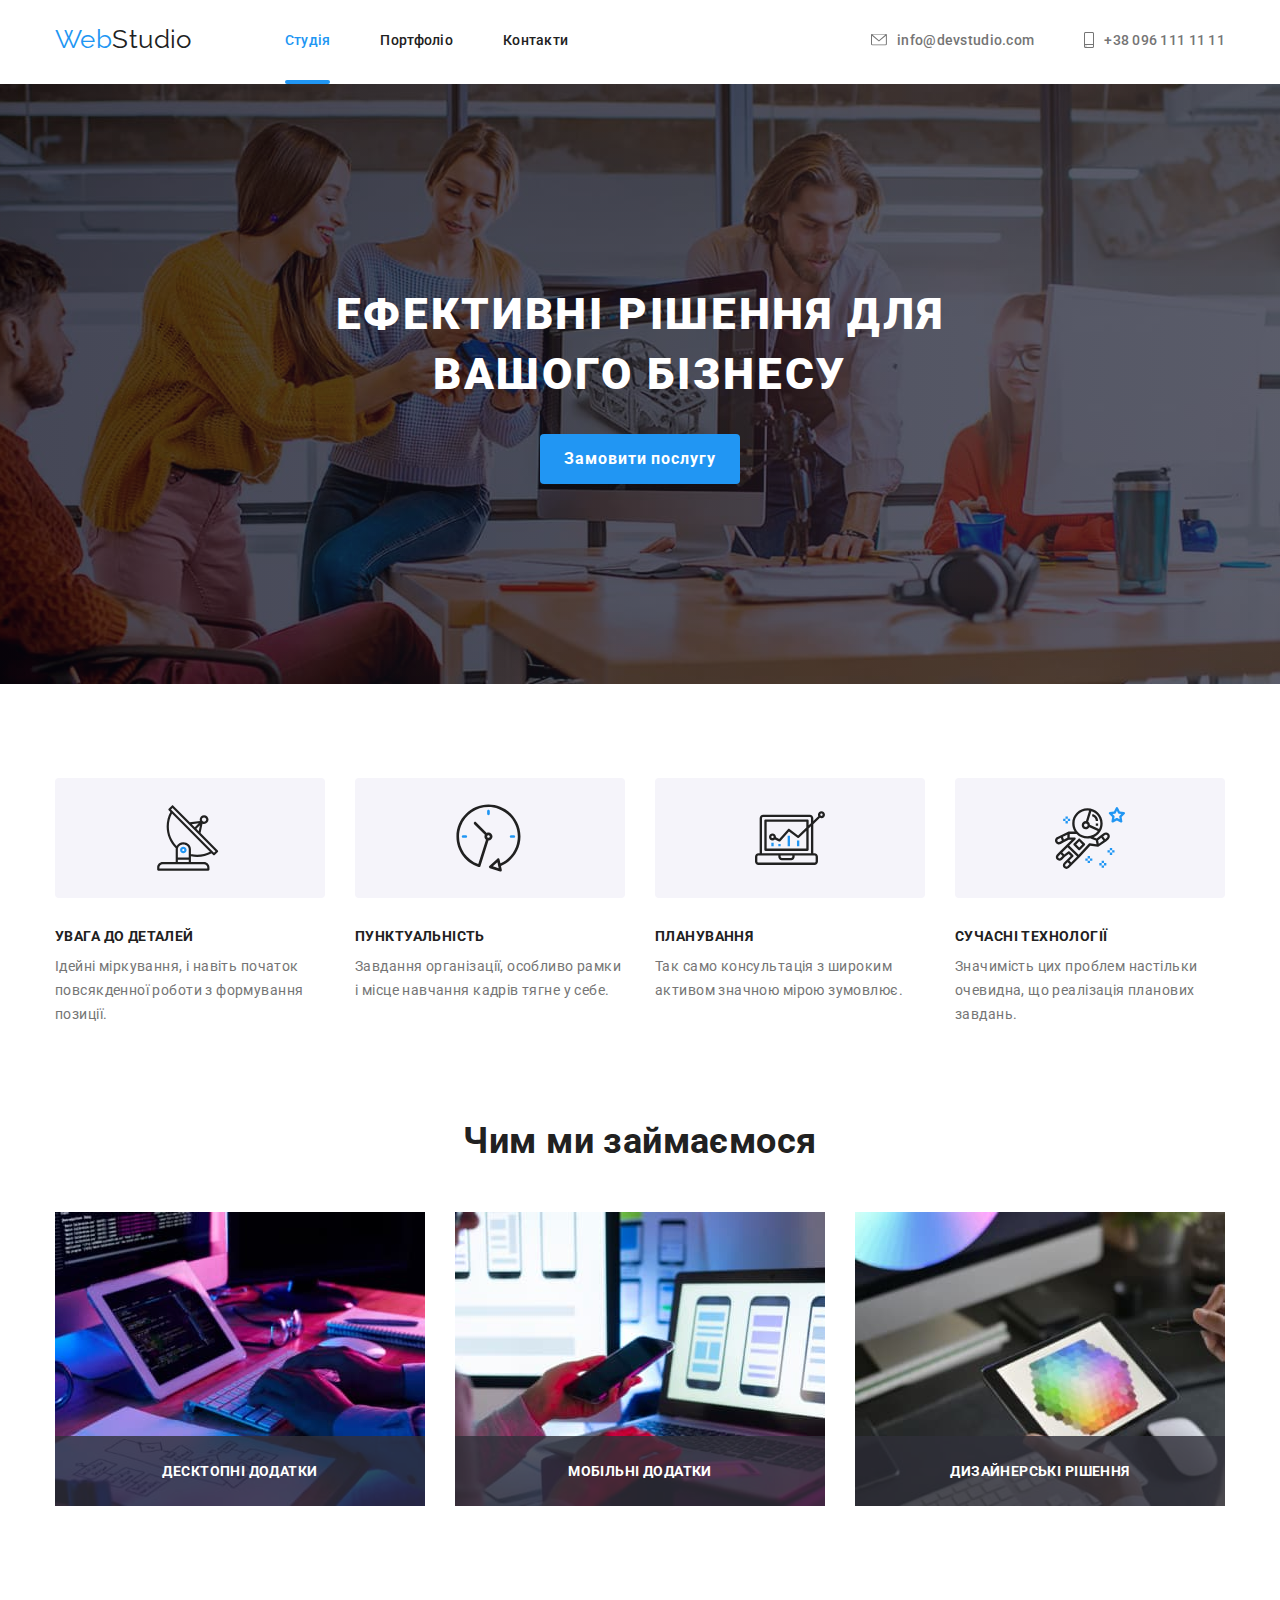
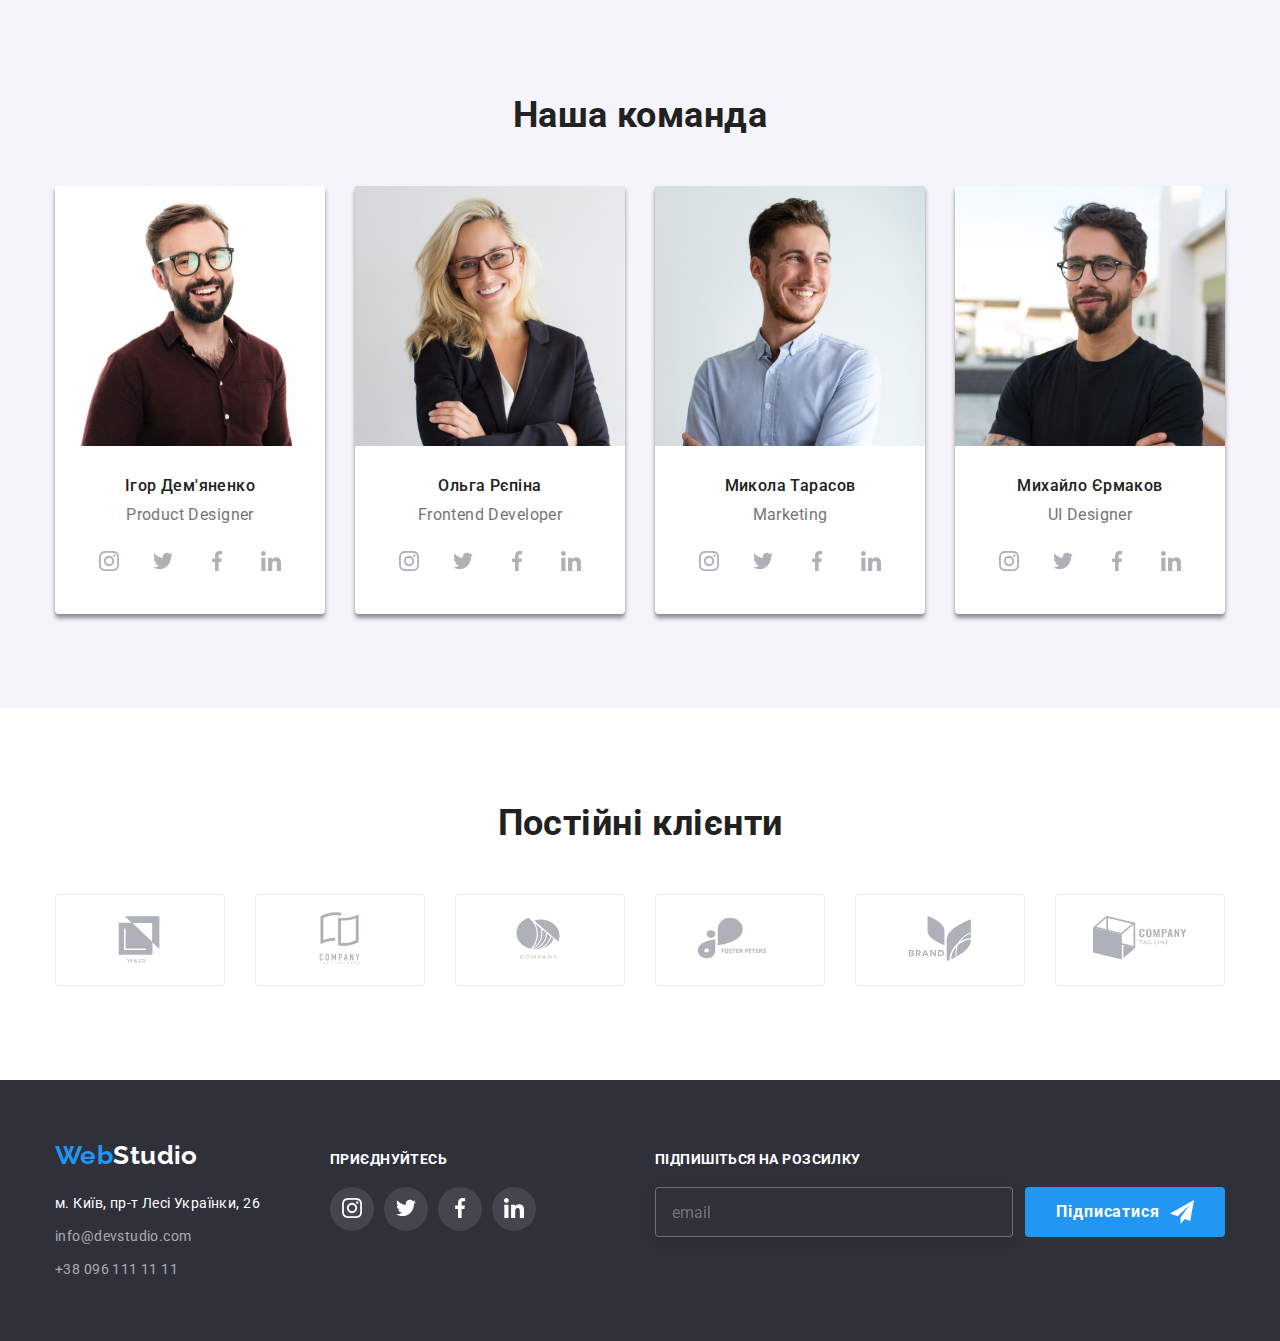
<file: index.html>
<!DOCTYPE html>
<html lang="uk">
<head>
    <meta charset="UTF-8">
    <meta http-equiv="X-UA-Compatible" content="IE=edge">
    <meta name="viewport" content="width=device-width, initial-scale=1.0">
    <title>webstudio</title>
      <link href="https://fonts.googleapis.com/css2?family=Raleway:wght@700&family=Roboto:wght@400;500;700;900&family=Timmana&display=swap" rel="stylesheet">
      <link rel="stylesheet" href="https://cdnjs.cloudflare.com/ajax/libs/modern-normalize/1.1.0/modern-normalize.css" integrity="sha512-Y0MM+V6ymRKN2zStTqzQ227DWhhp4Mzdo6gnlRnuaNCbc+YN/ZH0sBCLTM4M0oSy9c9VKiCvd4Jk44aCLrNS5Q==" crossorigin="anonymous" referrerpolicy="no-referrer">
      <link rel="stylesheet" href="./css/reset.css">
      <link rel="stylesheet" href="./css/styles.css">
   
  <body class="body">

<!--navigation-->

    <header class="header"> 
      <div class="container">   
        <nav class="header-nav h-nav">
          <a href="./index.html" class="nav-web h-nav">Web<span class="nav-studio">Studio</span></a>    
            <ul class="nav-menu h-nav">
              <li class="h-nav__current"><a href="./index.html" class="menu-link current">Студія</a></li>
              <li><a href="./portfolio.html" class="menu-link">Портфоліо</a></li>
              <li><a href="#Контакти" class="menu-contacts ">Контакти</a></li>
            </ul>
            <ul class="nav-contacts h-nav">
              <li class="navigations"><a href="#info@devstudio.com" class="contacts-mail contacts">
                  <svg class="mail-icon">
                    <use href="./img/icons.svg#icon-envelope" class="icon-envelope contacts" width="16" height="12"></use>
                  </svg>
                info@devstudio.com</a></li>
              <li class="navigations"><a href="#tel:+380961111111" class="contacts-phone contacts">
                <svg class="phone-icon">
                  <use href="./img/icons.svg#icon-phone" 
                    class="icon-phone contacts" width="10" height="16">
                  </use>
                </svg>
                +38 096 111 11 11</a></li>
            </ul>
        </nav>
      </div>
    </header>

<!--launnch-->

    <section class="main-launnch background">
      <div class="container">
        <h1 class="slogan-launnch">Ефективні рішення для вашого бізнесу</h1>
        <button class="launnch-button" data-modal-open>Замовити послугу</button>
      </div>
    </section>

<!--modal-window-with-backdrop-->

    <div class="modal__backdrop is-hidden" data-modal>
      <div class="modal__window">
        <button class="modal__buttonclose" data-modal-close>
            <svg class="modal__close" width="30" height="30">
              <use href="./img/icons.svg#icon-close" 
                class="chart-icon">
              </use>
            </svg>
          <svg class="close__vectorsvg" width="11" height="11">
            <use href="./img/icons.svg#icon-vectorclose" 
              class="chart-icon">
            </use>
          </svg>
        </button> 

<!--modal-window-form-->

        <form action="placing-an-order" class="form">
          <div class="form__group">
            <p class="form__title">
              Залиште свої дані, ми вам передзвонимо
            </p>
            <label for="name" class="form__name">Ім'я</label>
              <fieldset class="form__box"> 
              <input type="text" name="username" id="name" required autofocus class="form__input">
                <svg class="form__svg" width="18" height="18">
                  <use href="./img/icons.svg#icon-personblack" 
                    class="form-icon">
                  </use>
                </svg> 
              </fieldset>
                <label for="tel" class="form__name">Телефон</label>
              <fieldset class="form__box">
                <svg class="form__svg" width="18" height="18">
                  <use href="./img/icons.svg#icon-phoneblack" 
                    class="form-icon">
                  </use>
                </svg> 
                <input type="tel" name="phone_number" id="tel" required
                minlength="10" maxlength="13" class="form__input">
              </fieldset>
                <label for="mailbox" class="form__name">Пошта</label>
              <fieldset class="form__box">
                <input type="email" name="email" id="mailbox" required class="form__input">
                <svg class="form__svg" width="18" height="18">
                  <use href="./img/icons.svg#icon-emailblack" 
                    class="form-icon">
                  </use>
                </svg> 
              </fieldset>
            <label for="coment" class="form__name">Коментар</label>
              <div class="form__coment"> 
                <textarea name="feedback" rows="7" id="coment"
                placeholder="Введіть текст" class="form__text"></textarea>
              </div>
          <div class="form__checked">
            <label for="chec" class="form__paragraf">
              <input type="checkbox" checked required  class="form__chec" id="chec">
              <span class="form__icon"></span>
              <svg class="form__checsvg" width="16" height="15">
                <use href="./img/icons.svg#icon-check" 
                  class="">
                </use>
              </svg>
              Погоджуюся з розсилкою та приймаю
                  <a href="contract" class="form__contract">
                    Умови договору
                  </a>
            </label> 
            </div>
            <button type="submit" class="form__buttonsend">Відправити</button>
          </div>
        </form>
      </div>
    </div>

<!--our advantages-->

    <section class="section">
      <div class="container">
        <h2 class="invisible">Section</h2>
        <ul class= "text-item">
          <li class="item">
            <div class="item-svg">
              <svg class="svg-antena svg">
                <use href="./img/icons.svg#icon-antena" 
                  class="antena-icon" width="65.32" height="70">
                </use>
              </svg> 
            </div>  
              <h3 class="advantages-title">УВАГА ДО ДЕТАЛЕЙ</h3>
              <p class="advantages-parag">Ідейні міркування, і навіть початок повсякденної
                роботи з формування позиції.
              </p>
          </li>
          <li class="item">
            <div class="item-svg">
              <svg class="svg-watch svg">
                <use href="./img/icons.svg#icon-watch" 
                  class="watch-icon" width="66.96" height="70">
                </use>
              </svg> 
            </div>  
            <h3 class="advantages-title">ПУНКТУАЛЬНІСТЬ</h3>
          <p class="advantages-parag">Завдання організації, особливо рамки і місце навчання кадрів тягне у себе.</p></li>
          <li class="item">
            <div class="item-svg">
              <svg class="svg-chart svg">
                <use href="./img/icons.svg#icon-chart" 
                  class="chart-icon" width="70" height="70">
                </use>
              </svg> 
            </div>  
            <h3 class="advantages-title">ПЛАНУВАННЯ</h3>
          <p class="advantages-parag">Так само консультація з широким активом значною мірою зумовлює.</p></li>
          <li class="item">
            <div class="item-svg">
              <svg class="svg-astro svg">
                <use href="./img/icons.svg#icon-astro" 
                  class="astro-icon" width="70" height="70">
                </use>
              </svg> 
            </div>  
            <h3 class="advantages-title">СУЧАСНІ ТЕХНОЛОГІЇ</h3>
          <p class="advantages-parag">Значимість цих проблем настільки очевидна, що реалізація планових завдань.</p></li>
        </ul>
      </div>
    </section>

<!--what we do-->

    <section class="we-do">
            <div class="container">
              <h2 class="what-title">Чим ми займаємося</h2>
                <ul class="what-we">
                  <li class="what-we-item">
                    <div class="what-we-wrapper">
                      <img src="./img/img1/img1.jpg" alt="illustration of the work 1" width="370" height="294">
                      <div class="what-we__overlay">
                        <p class="what-we__mark">Десктопні додатки</p>
                      </div>
                    </div>
                  </li>
                  <li class="what-we-item">
                    <div class="what-we-wrapper">  
                      <img src="./img/img1/img2.jpg" alt="illustration of the work 2" width="370" height="294">
                      <div class="what-we__overlay">
                        <p class="what-we__mark">Мобільні додатки</p>
                      </div>
                    </div>
                  </li>
                  <li class="what-we-item">
                    <div class="what-we-wrapper">  
                      <img src="./img/img1/img3.jpg" alt="illustration of the work 3" width="370" height="294">
                      <div class="what-we__overlay">
                        <p class="what-we__mark">Дизайнерські рішення</p>
                      </div>
                    </div>
                  </li>
                </ul>
            </div>
    </section>

<!--our-team-->

    <section class="team section">
        <div class="container">
          <h2 class="our-team">Наша команда</h2>
            
          <ul class="grid">
            <li class="team-part"><img src="./img/img1/img4.jpg" alt="Product Designer" width="270" height="260">
                <div class="team-wrapper">
                  <h3 class="team-name">Ігор Дем'яненко</h3>
                  <p class="team-position">Product Designer</p>

<!--link-->  
                
                  <ul class="list-team">
                    <li class="list-team__item">
                      <a href="insta" class="list-team__link">
                        <svg class="list-team__icon" width="20" height="20">
                          <use href="./img/icons.svg#icon-insta" 
                            class="list-team__svg">
                          </use>
                        </svg> 
                      </a>
                    </li>
                    <li class="list-team__item">
                      <a href="twitter" class="list-team__link">
                        <svg class="list-team__icon" width="20" height="20">
                          <use href="./img/icons.svg#icon-twitter" 
                            class="list-team__svg">
                          </use>
                        </svg> 
                      </a>
                    </li>
                    <li class="list-team__item">
                      <a href="facebook" class="list-team__link">
                        <svg class="list-team__icon" width="20" height="20">
                          <use href="./img/icons.svg#icon-facebook" 
                            class="list-team__svg">
                          </use>
                        </svg> 
                      </a>
                    </li>
                    <li class="list-team__item">
                      <a href="others" class="list-team__link">
                        <svg class="list-team__icon" width="20" height="20">
                          <use href="./img/icons.svg#icon-others" 
                            class="list-team__svg">
                          </use>
                        </svg> 
                      </a>
                    </li>
                  </ul>
                </div>
              </li>

              <li class="team-part"><img src="./img/img1/img5.jpg" alt="Frontend Developer" width="270" height="260">
                <div class="team-wrapper">
                  <h3 class="team-name">Ольга Рєпіна</h3>
                  <p class="team-position">Frontend Developer</p>
            
<!--link--> 

                  <ul class="list-team">
                    <li class="list-team__item">
                      <a href="insta" class="list-team__link">
                        <svg class="list-team__icon" width="20" height="20">
                          <use href="./img/icons.svg#icon-insta" 
                            class="list-team__svg">
                          </use>
                        </svg> 
                      </a>
                    </li>
                    <li class="list-team__item">
                      <a href="twitter" class="list-team__link">
                        <svg class="list-team__icon" width="20" height="20">
                          <use href="./img/icons.svg#icon-twitter" 
                            class="list-team__svg">
                          </use>
                        </svg> 
                      </a>
                    </li>
                    <li class="list-team__item">
                      <a href="facebook" class="list-team__link">
                        <svg class="list-team__icon" width="20" height="20">
                          <use href="./img/icons.svg#icon-facebook" 
                            class="list-team__svg">
                          </use>
                        </svg> 
                      </a>
                    </li>
                    <li class="list-team__item">
                      <a href="others" class="list-team__link">
                        <svg class="list-team__icon" width="20" height="20">
                          <use href="./img/icons.svg#icon-others" 
                            class="list-team__svg">
                          </use>
                        </svg> 
                      </a>
                    </li> 
                  </ul>
                </div>
              </li>

              <li class="team-part"><img src="./img/img1/img6.jpg" alt="Marketing" width="270" height="260">
                <div class="team-wrapper">
                  <h3 class="team-name">Микола Тарасов</h3>
                  <p class="team-position">Marketing</p>

<!--link-->  
              
                  <ul class="list-team">
                    <li class="list-team__item">
                      <a href="insta" class="list-team__link">
                        <svg class="list-team__icon" width="20" height="20">
                          <use href="./img/icons.svg#icon-insta" 
                            class="list-team__svg">
                          </use>
                        </svg> 
                      </a>
                    </li>
                    <li class="list-team__item">
                      <a href="twitter" class="list-team__link">
                        <svg class="list-team__icon" width="20" height="20">
                          <use href="./img/icons.svg#icon-twitter" 
                            class="list-team__svg">
                          </use>
                        </svg> 
                      </a>
                    </li>
                    <li class="list-team__item">
                      <a href="facebook" class="list-team__link">
                        <svg class="list-team__icon" width="20" height="20">
                          <use href="./img/icons.svg#icon-facebook" 
                            class="list-team__svg">
                          </use>
                        </svg> 
                      </a>
                    </li>
                    <li class="list-team__item">
                      <a href="others" class="list-team__link">
                        <svg class="list-team__icon" width="20" height="20">
                          <use href="./img/icons.svg#icon-others" 
                            class="list-team__svg">
                          </use>
                        </svg> 
                      </a>
                    </li>
                  </ul>
                </div>
              </li>

              <li class="team-part"><img src="./img/img1/img7.jpg" alt="UI Designer" width="270" height="260">
                <div class="team-wrapper">
                  <h3 class="team-name">Михайло Єрмаков</h3>
                  <p class="team-position">UI Designer</p>

<!--link-->  
              
                  <ul class="list-team">
                    <li class="list-team__item">
                      <a href="insta" class="list-team__link">
                        <svg class="list-team__icon" width="20" height="20">
                          <use href="./img/icons.svg#icon-insta" 
                            class="list-team__svg">
                          </use>
                        </svg> 
                      </a>
                    </li>
                    <li class="list-team__item">
                      <a href="twitter" class="list-team__link">
                        <svg class="list-team__icon" width="20" height="20">
                          <use href="./img/icons.svg#icon-twitter" 
                            class="list-team__svg">
                          </use>
                        </svg> 
                      </a>
                    </li>
                    <li class="list-team__item">
                      <a href="facebook" class="list-team__link">
                        <svg class="list-team__icon" width="20" height="20">
                          <use href="./img/icons.svg#icon-facebook" 
                            class="list-team__svg">
                          </use>
                        </svg> 
                      </a>
                    </li>
                    <li class="list-team__item">
                      <a href="others" class="list-team__link">
                        <svg class="list-team__icon" width="20" height="20">
                          <use href="./img/icons.svg#icon-others" 
                            class="list-team__svg">
                          </use>
                        </svg> 
                      </a>
                    </li>
                  </ul>
                </div>
              </li>
          </ul>
        </div>
    </section>

 <!--regular-customers-->

        <section class="section">
          <div class="container">
            <h2 class="our-customers">Постійні клієнти</h2>
      
<!--link-->  
            
          <ul class="list-cust">
            <li class="list-cust__item">
              <a href="insta" class="list-cust__link">
                <svg class="list-cust__icon" width="106" height="60">
                  <use href="./img/icons.svg#icon-logo-one" 
                    class="list-cust__svg">
                  </use>
                </svg> 
              </a>
            </li>
            <li class="list-cust__item">
              <a href="twitter" class="list-cust__link">
                <svg class="list-cust__icon" width="106" height="60">
                  <use href="./img/icons.svg#icon-logo-two" 
                    class="list-cust__svg">
                  </use>
                </svg> 
              </a>
            </li>
            <li class="list-cust__item">
              <a href="facebook" class="list-cust__link">
                <svg class="list-cust__icon" width="106" height="60">
                  <use href="./img/icons.svg#icon-logo-three" 
                    class="list-cust__svg">
                  </use>
                </svg> 
              </a>
            </li>
            <li class="list-cust__item">
              <a href="others" class="list-cust__link">
                <svg class="list-cust__icon" width="106" height="60">
                  <use href="./img/icons.svg#icon-logo-four" 
                    class="list-cust__svg">
                  </use>
                </svg> 
              </a>
            </li>
            <li class="list-cust__item">
              <a href="facebook" class="list-cust__link">
                <svg class="list-cust__icon" width="106" height="60">
                  <use href="./img/icons.svg#icon-logo-five" 
                    class="list-cust__svg">
                  </use>
                </svg> 
              </a>
            </li>
            <li class="list-cust__item">
              <a href="others" class="list-cust__link">
                <svg class="list-cust__icon" width="106" height="60">
                  <use href="./img/icons.svg#icon-logo-six" 
                    class="list-cust__svg">
                  </use>
                </svg> 
              </a>
            </li>
          </ul> 
      </div>
    </section>

<!--page footer-->
    
<footer class="page-footer">
  <div class="container footer-in">
    <div>
    <a class="footer-web">Web<span class="footer-stud">Studio</span></a>
    <address class="footer-address">
            <ul class="footer-address-list">
              <li class="footer-adres"><a href="https://www.google.com/search?q=%D0%BC.+%D0%BA%D0%B8%D1%97%D0%B2+%D0%BF%D1%80-%D1%82+%D0%BB%D0%B5%D1%81%D1%96" class="address-location">м. Київ, пр-т Лесі Українки, 26</a></li>   
              <li class="footer-adres"><a href="#info@devstudio.com" class="address-mail">info@devstudio.com</a></li>
              <li class="footer-adres"><a href="+380961111111" class="address-phone">+38 096 111 11 11</a></li>
            </ul>
      </address>
    </div>
    
    <!--footer-join-link-->
    
    <div class="join">
      <p class="join-title">приєднуйтесь</p>
      <ul class="join-list">
        <li class="join-list__item">
          <a href="insta" class="join-list__link">
            <svg class="join-list__icon" width="20" height="20">
              <use href="./img/icons.svg#icon-insta" 
                class="join-list__svg">
              </use>
            </svg> 
          </a>
        </li>
        <li class="join-list__item">
          <a href="twitter" class="join-list__link">
            <svg class="join-list__icon" width="20" height="20">
              <use href="./img/icons.svg#icon-twitter" 
                class="join-list__svg">
              </use>
            </svg> 
          </a>
        </li>
        <li class="join-list__item">
          <a href="facebook" class="join-list__link">
            <svg class="join-list__icon" width="20" height="20">
              <use href="./img/icons.svg#icon-facebook" 
                class="join-list__svg">
              </use>
            </svg> 
          </a>
        </li>
        <li class="join-list__item">
          <a href="others" class="join-list__link">
            <svg class="join-list__icon" width="20" height="20">
              <use href="./img/icons.svg#icon-others" 
                class="join-list__svg">
              </use>
            </svg> 
          </a>
        </li>
      </ul>
    </div>

<!--footer-customer-form-->

    <form class="send">
      <div>
        <p class="send__title">Підпишіться на розсилку</p>
        <input type="email" name="email" required placeholder="email" class="send__input">
      </div>
      <button type="submit" class="send__button">
        Підписатися
        <svg class="send__svg" width="24" height="24">
          <use href="./img/icons.svg#icon-send" 
            class="send__icon">
          </use>
        </svg>    
      </button>    
    </form>
  </div>
</footer>
    <script src="./js/modal.js"></script>
  </body>
</html>
</file>
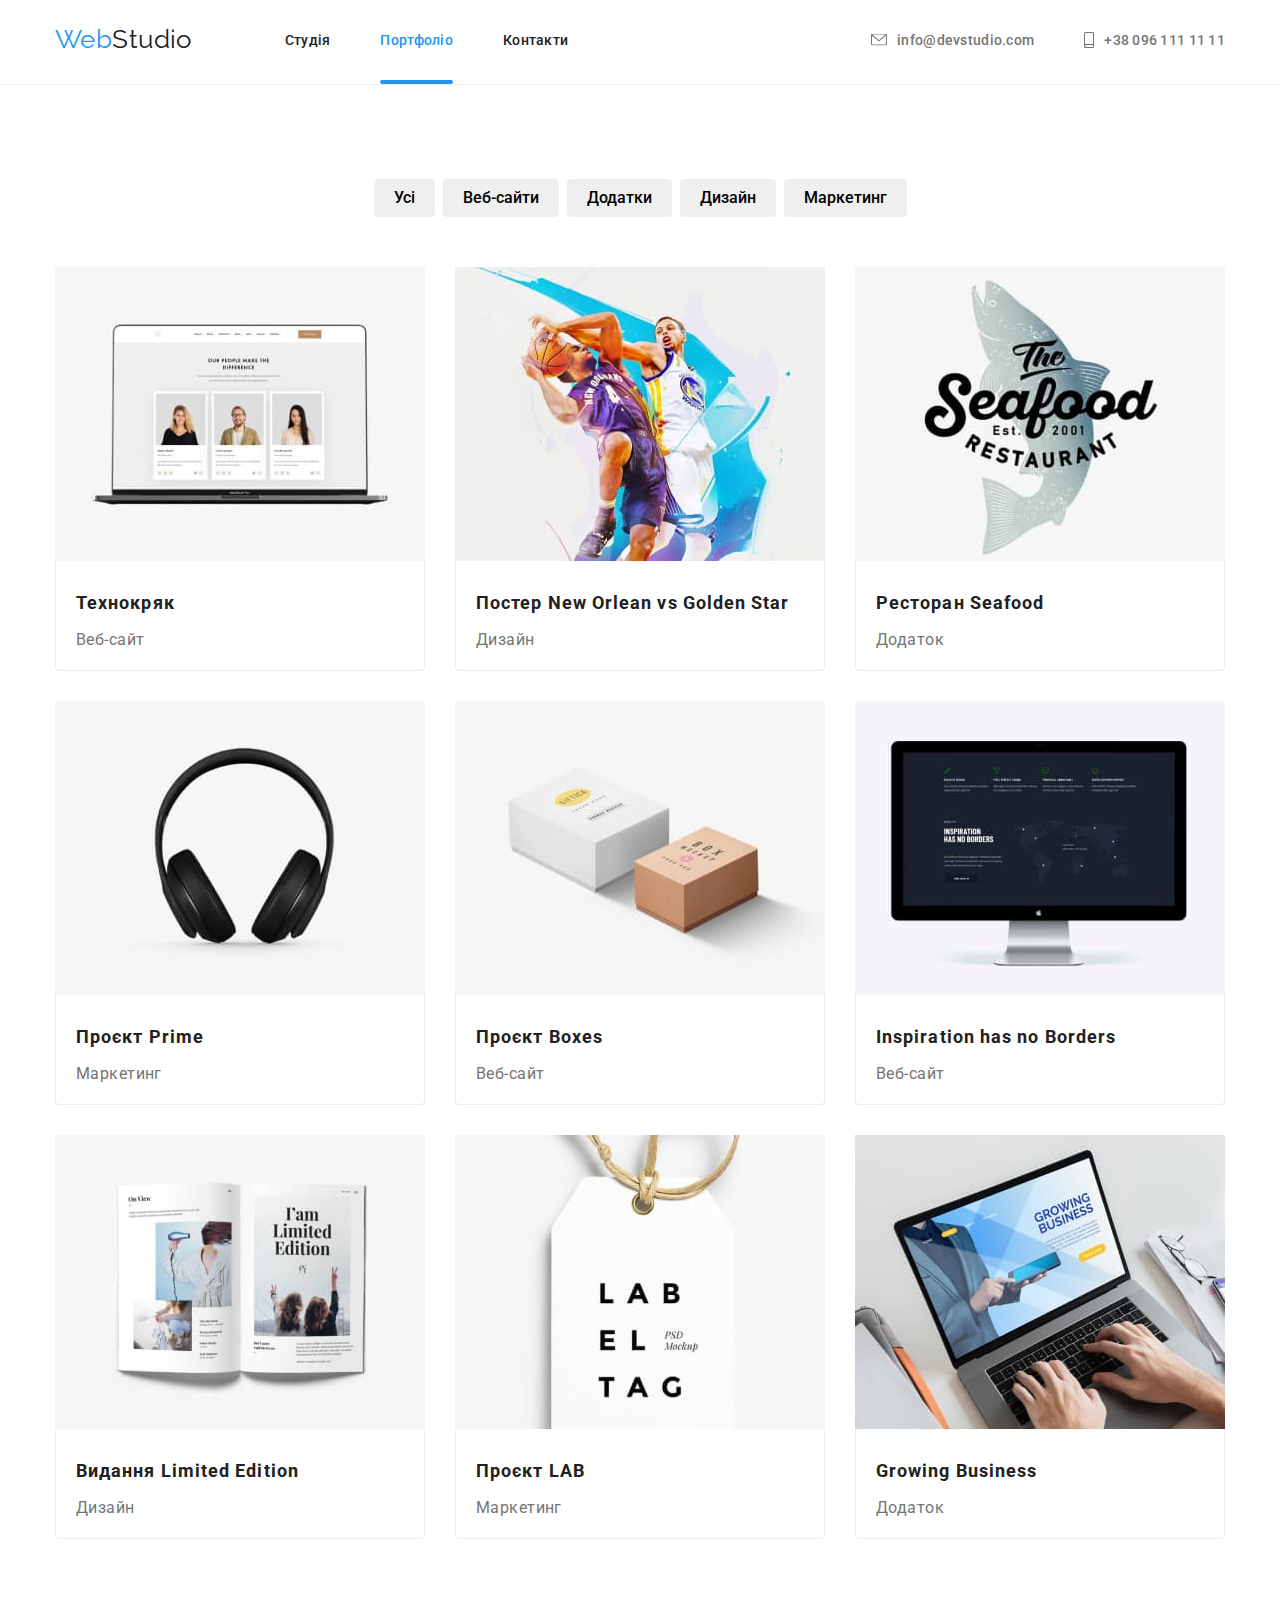
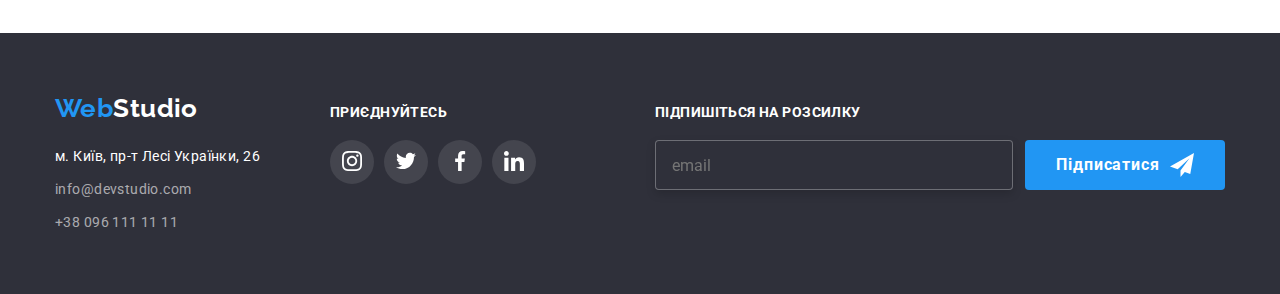
<file: portfolio.html>
<!DOCTYPE html>
<html lang="uk">
<head>
    <meta charset="UTF-8">
    <meta http-equiv="X-UA-Compatible" content="IE=edge">
    <meta name="viewport" content="width=device-width, initial-scale=1.0">
    <title>portfolio</title>
<link href="https://fonts.googleapis.com/css2?family=Raleway:wght@700&family=Roboto:wght@400;500;700;900&family=Timmana&display=swap" rel="stylesheet">
<link rel="stylesheet" href="https://cdnjs.cloudflare.com/ajax/libs/modern-normalize/1.1.0/modern-normalize.css" integrity="sha512-Y0MM+V6ymRKN2zStTqzQ227DWhhp4Mzdo6gnlRnuaNCbc+YN/ZH0sBCLTM4M0oSy9c9VKiCvd4Jk44aCLrNS5Q==" crossorigin="anonymous" referrerpolicy="no-referrer">
    <link rel="stylesheet" href="./css/reset.css">
    <link rel="stylesheet" href="./css/styles.css">
    <body class="body">

<!--navigation-->

<header class="hero-one line"> 
  <div class="container">   
    <nav class="header-nav h-nav">
        <a href="./index.html" class="nav-web h-nav">Web<span class="nav-studio">Studio</span></a>    
        <ul class="nav-menu h-nav">
          <li><a href="./index.html" class="menu-link">Студія</a></li>
          <li class="h-nav__current"><a href="./portfolio.html" class="menu-link current">Портфоліо</a></li>
          <li><a href="#Контакти" class="menu-contacts">Контакти</a></li>
        </ul>
        <ul class="nav-contacts h-nav">
          <li><a href="#info@devstudio.com" class="contacts-mail contacts">
              <svg class="mail-icon">
                <use href="./img/icons.svg#icon-envelope" class="icon-envelope" width="16" height="12"></use>
              </svg>
            info@devstudio.com</a></li>
          <li><a href="#tel:+380961111111" class="contacts-phone contacts">
            <svg class="phone-icon">
              <use href="./img/icons.svg#icon-phone" 
                class="icon-phone" width="10" height="16">
              </use>
            </svg>
            +38 096 111 11 11</a></li>
        </ul>
    </nav>
  </div>
</header>

        <!--launnch-->

    <section class="section">
      <div class="container">   
        <ul class="launnch">
            <li><button class="but-laun">Усі</button></li>
            <li><button class="but-laun">Веб-сайти</button></li>
            <li><button class="but-laun">Додатки</button></li>
            <li><button class="but-laun">Дизайн</button></li>
            <li><button class="but-laun">Маркетинг</button></li>
        </ul>

<!--table of contents-->
          
            <ul class="table-list">
              <li>
                <a href="applications" class="table-list__itym">
                  <div class="table-list__overlay i">
                    <img src="./img/img2/img1.jpg" alt="laptop" 
                    width="370" height="294">
                    <div class="table-list__infobox">
                      <p class="table-list__infotext">
                        Ресурс пропонує комплексні пропозиції з різним рівнем
                        функціоналу та сервісів. Все це дозволить відвідувачу
                        отримати вичерпні відомості про компанію чи приватну 
                        особу.
                      </p>
                    </div>
                  </div>
                    <div class="table-list__wrapper">
                        <h2 class="table-list__title">Технокряк</h2>
                        <p class="table-list__tex">Веб-сайт</p>
                    </div>
                </a>
              </li>
            <li>
              <a href="applications" class="table-list__itym">
                <div class="table-list__overlay i">
                  <img src="./img/img2/img2.jpg" alt="basketball players" 
                  width="370" height="294">
                  <div class="table-list__infobox">
                    <p class="table-list__infotext">
                      Ресурс пропонує комплексні пропозиції з різним рівнем
                      функціоналу та сервісів. Все це дозволить відвідувачу
                      отримати вичерпні відомості про компанію чи приватну 
                      особу.
                    </p>
                  </div>
                </div>
                  <div class="table-list__wrapper">
                      <h2 class="table-list__title">Постер New Orlean vs Golden Star</h2>
                      <p class="table-list__tex">Дизайн</p>
                  </div>
              </a>
            </li>
            <li>
              <a href="applications" class="table-list__itym">
                <div class="table-list__overlay i">
                  <img src="./img/img2/img3.jpg" alt="logo the seefood resaurant" 
                  width="370" height="294">
                  <div class="table-list__infobox">
                    <p class="table-list__infotext">
                      Ресурс пропонує комплексні пропозиції з різним рівнем
                      функціоналу та сервісів. Все це дозволить відвідувачу
                      отримати вичерпні відомості про компанію чи приватну 
                      особу.
                    </p>
                  </div>
                </div>
                  <div class="table-list__wrapper">
                      <h2 class="table-list__title">Ресторан Seafood</h2>
                      <p class="table-list__tex">Додаток</p>
                  </div>
              </a>
            </li>
            <li>
              <a href="applications" class="table-list__itym">
                <div class="table-list__overlay i">
                  <img src="./img/img2/img4.jpg" alt="headphones" 
                  width="370" height="294">
                  <div class="table-list__infobox">
                    <p class="table-list__infotext">
                      Ресурс пропонує комплексні пропозиції з різним рівнем
                      функціоналу та сервісів. Все це дозволить відвідувачу
                      отримати вичерпні відомості про компанію чи приватну 
                      особу.
                    </p>
                  </div>
                </div>
                  <div class="table-list__wrapper">
                      <h2 class="table-list__title">Проєкт Prime</h2>
                      <p class="table-list__tex">Маркетинг</p>
                  </div>
              </a>
            </li>
            <li>
              <a href="applications" class="table-list__itym">
                <div class="table-list__overlay i">
                  <img src="./img/img2/img5.jpg" alt="2 boxes" 
                  width="370" height="294">
                  <div class="table-list__infobox">
                    <p class="table-list__infotext">
                      Ресурс пропонує комплексні пропозиції з різним рівнем
                      функціоналу та сервісів. Все це дозволить відвідувачу
                      отримати вичерпні відомості про компанію чи приватну 
                      особу.
                    </p>
                  </div>
                </div>
                  <div class="table-list__wrapper">
                      <h2 class="table-list__title">Проєкт Boxes</h2>
                      <p class="table-list__tex">Веб-сайт</p>
                  </div>
              </a>
            </li>
            <li>
              <a href="applications" class="table-list__itym">
                <div class="table-list__overlay i">
                  <img src="./img/img2/img6.jpg" alt="monitor" 
                  width="370" height="294">
                  <div class="table-list__infobox">
                    <p class="table-list__infotext">
                      Ресурс пропонує комплексні пропозиції з різним рівнем
                      функціоналу та сервісів. Все це дозволить відвідувачу
                      отримати вичерпні відомості про компанію чи приватну 
                      особу.
                    </p>
                  </div>
                </div>
                  <div class="table-list__wrapper">
                      <h2 class="table-list__title">Inspiration has no Borders</h2>
                      <p class="table-list__tex">Веб-сайт</p>
                  </div>
              </a>
            </li>
            <li>
              <a href="applications" class="table-list__itym">
                <div class="table-list__overlay i">
                  <img src="./img/img2/img7.jpg" alt="book pages" 
                  width="370" height="294">
                  <div class="table-list__infobox">
                    <p class="table-list__infotext">
                      Ресурс пропонує комплексні пропозиції з різним рівнем
                      функціоналу та сервісів. Все це дозволить відвідувачу
                      отримати вичерпні відомості про компанію чи приватну 
                      особу.
                    </p>
                  </div>
                </div>
                  <div class="table-list__wrapper">
                      <h2 class="table-list__title">Видання Limited Edition</h2>
                      <p class="table-list__tex">Дизайн</p>
                  </div>
              </a>
            </li>
            <li>
              <a href="applications" class="table-list__itym">
                <div class="table-list__overlay i">
                  <img src="./img/img2/img8.jpg" alt="label" 
                  width="370" height="294">
                  <div class="table-list__infobox">
                    <p class="table-list__infotext">
                      Ресурс пропонує комплексні пропозиції з різним рівнем
                      функціоналу та сервісів. Все це дозволить відвідувачу
                      отримати вичерпні відомості про компанію чи приватну 
                      особу.
                    </p>
                  </div>
                </div>
                  <div class="table-list__wrapper">
                      <h2 class="table-list__title">Проєкт LAB</h2>
                      <p class="table-list__tex">Маркетинг</p>
                  </div>
              </a>
            </li>
            <li>
              <a href="applications" class="table-list__itym">
                <div class="table-list__overlay i">
                  <img src="./img/img2/img9.jpg" alt="working on a leptop" 
                  width="370" height="294">
                  <div class="table-list__infobox">
                    <p class="table-list__infotext">
                      Ресурс пропонує комплексні пропозиції з різним рівнем
                      функціоналу та сервісів. Все це дозволить відвідувачу
                      отримати вичерпні відомості про компанію чи приватну 
                      особу.
                    </p>
                  </div>
                </div>
                  <div class="table-list__wrapper">
                      <h2 class="table-list__title">Growing Business</h2>
                      <p class="table-list__tex">Додаток</p>
                  </div>
              </a>
            </li>
            </ul>
          </div>
        </section>
    
<!--page footer-->
    
<footer class="page-footer">
  <div class="container footer-in">
    <div>
    <a class="footer-web">Web<span class="footer-stud">Studio</span></a>
    <address class="footer-address">
            <ul class="footer-address-list">
              <li class="footer-adres"><a href="https://www.google.com/search?q=%D0%BC.+%D0%BA%D0%B8%D1%97%D0%B2+%D0%BF%D1%80-%D1%82+%D0%BB%D0%B5%D1%81%D1%96" class="address-location">м. Київ, пр-т Лесі Українки, 26</a></li>   
              <li class="footer-adres"><a href="#info@devstudio.com" class="address-mail">info@devstudio.com</a></li>
              <li class="footer-adres"><a href="+380961111111" class="address-phone">+38 096 111 11 11</a></li>
            </ul>
      </address>
    </div>
    
    <!--footer-join-link-->
    
    <div class="join">
      <p class="join-title">приєднуйтесь</p>
      <ul class="join-list">
        <li class="join-list__item">
          <a href="insta" class="join-list__link">
            <svg class="join-list__icon" width="20" height="20">
              <use href="./img/icons.svg#icon-insta" 
                class="join-list__svg">
              </use>
            </svg> 
          </a>
        </li>
        <li class="join-list__item">
          <a href="twitter" class="join-list__link">
            <svg class="join-list__icon" width="20" height="20">
              <use href="./img/icons.svg#icon-twitter" 
                class="join-list__svg">
              </use>
            </svg> 
          </a>
        </li>
        <li class="join-list__item">
          <a href="facebook" class="join-list__link">
            <svg class="join-list__icon" width="20" height="20">
              <use href="./img/icons.svg#icon-facebook" 
                class="join-list__svg">
              </use>
            </svg> 
          </a>
        </li>
        <li class="join-list__item">
          <a href="others" class="join-list__link">
            <svg class="join-list__icon" width="20" height="20">
              <use href="./img/icons.svg#icon-others" 
                class="join-list__svg">
              </use>
            </svg> 
          </a>
        </li>
      </ul>
    </div>

<!--footer-customer-form-->

    <div class="send">
      <div>
        <p class="send__title">Підпишіться на розсилку</p>
        <input type="email" name="email" required placeholder="email" class="send__input">
      </div>
      <button type="submit" class="send__button">
        Підписатися
        <svg class="send__svg" width="24" height="24">
          <use href="./img/icons.svg#icon-send" 
            class="send__icon">
          </use>
        </svg>    
      </button>    
    </div>
  </div>
</footer>
</body>
</html>
</file>
<file: css/styles.css>
:root{

    /*---background-color-root----*/

    --standart-background-color: #FFFFFF;
    --accent-background-color: #F5F4FA; 
    --primary-background-color: #2F303A;
    --background-overlay-color-a: rgba(33, 150, 243, 0.9);
    --background-overlay-color-b: rgba(255, 255, 255, 1);
    --background-overlay-color-c: rgba(0, 0, 0, 0.2);
    --background-overlay-color-d: rgba(47, 48, 58, 0.8);

    /*---text-color-root----*/

    --primary-text-color: #757575;
    --title-text-color: #212121;
    --accent-text-color: #FFFFFF;
    --text-color-a: rgba(255, 255, 255, 0.6);
    --text-color-b:  rgba(117, 117, 117, 0.5);

    /*---nav-color-root----*/

    --nav-color: rgba(33, 150, 243, 1);
    --nav-color-one: #212121;
    --nav-color-two: #b7d9f5;
    --nav-color-a: rgba(255, 255, 255, 0.1);
    --nav-color-b: #FFFFFF;
    --nav-color-c: #AFB1B8;
    --nav-border-color:  rgba(33, 150, 243, 1);
   
   /*---font-size-root----*/

    --primary-font-size: 14px;
    --title-font-size: 36px;
    --accent-font-size: 16px;
    --font-size-a: 26px;
    --font-size-b: 44px;
    --font-size-c: 18px;
    --font-size-d: 20px;
    --font-size-e: 12px;

  /*---line-height-root----*/

    --line-height-a: 1.14285714;
    --line-height-b: 1.1875;
    --line-height-c: 1.71428571;
    --line-height-d: 1.625;
    --line-height-p: 1.875;
    --line-height-e: 1.19230769;
    --line-height-f: 2;
    --line-height-g: 1.16666667;
    --line-height-o: 1.36363636;
    --line-height-q: 1.55555556;
    --line-height-r: 1.15;
    --line-height-s: 1.25;

  
/*---letter-spacing-root----*/
    --letter-spacing-a: 0.02em;
    --letter-spacing-b: 0.03em;
    --letter-spacing-c: 0.06em;
    --letter-spacing-d: 0.01em;

/*---other-root----*/

    --border-color: #ECECEC;
    --border-radius: 4px;
    --shadow-color: rgba(37, 36, 36, 0.5);
    --font-family: 'Roboto';
    --main-font-style: normal;
   
}

img {
    display: block;
    max-width: 100%;
    height: auto;
}
    svg{
        max-width: 100%;
        height: auto;
    }
        input {
            border: none;
            outline: none;
        }
        button{
            cursor: pointer;
            border: none;
            border-radius: var(--border-radius);
        }
        textarea, input{
            outline: none;
            border: none;
            resize: none;
        }

/*---body---*/

body{
    font-family: Roboto, sans-serif;
    font-style: normal;
    color: var(--title-text-color);
    font-size: var( --primary-font-size);
    letter-spacing: var(--letter-spacing-b)
}


 /*---header---*/

 .section{
    padding: 94px 0 94px 0;
 }
        .container{
            margin: 0 auto;
            width: 1200px;
            padding: 0 15px 0 15px;
        }

 /* navigation */

/*---navigation-text-options---*/

.hero-one.line{
    border-bottom: 1px solid var(--border-color);
    }
    .menu-link.current{
        color: var(--nav-color);
    }
    .h-nav__current::after{
            content: "";
            display: block;
            border-bottom: 4px solid var(--nav-border-color);
            border-radius: var(--border-radius); 
        }
            .h-nav{
                display: flex;
            }
           
            .nav-web{
                font-family: Raleway;
                font-style: var(--main-font-style);
                font-size: var(--font-size-a);
                line-height: var(--line-height-e);
                color: var(--nav-color);
                text-decoration: none;
                margin-right: 93px;
                padding: 24px 0 24px 0;
                display: block;
            }
           
                .nav-studio{
                    color: var(--title-text-color);
                }
                .nav-menu{
                    gap: 50px;
                }
                    .menu-link, .menu-contacts, .contacts-mail, .contacts-phone{
                        text-decoration: none;
                        color: var(--title-text-color);
                        margin-left: auto;
                        font-style: var(--main-font-style);
                        font-weight: 500;
                        line-height: var(--line-height-a);
                        letter-spacing: var(--letter-spacing-a);
                        padding: 32px 0 32px 0;
                        display: block;   
                    }
                .nav-contacts{
                    gap: 50px;
                    margin-left: auto;
                }
                    .contacts-mail, .contacts-phone{
                        color: var(--primary-text-color);
                        padding-right: 0;
                    }
                
/*---navigation effects---*/

.nav-web:hover, .nav-web:focus, .nav-web:active{
    color: var(--nav-color-one);
    transition: transform 250ms ease;
}
    .nav-studio:hover, .nav-studio:focus,
    .nav-studio:active,            
    .menu-link:hover, .menu-link:focus,
    .menu-link:active,.menu-contacts:hover, 
    .menu-contacts:focus, .menu-contacts:active{
        color: var(--nav-color);
        transition: 0.3s;
        transition: transform 250ms ease;
    }
        .contacts-phone:hover, .contacts-phone:focus,
        .contacts-phone:active, .contacts-mail:hover,
        .contacts-mail:focus, .contacts-mail:active{
            color:  var(--nav-color);  
            transition: transform 250ms ease;
        }
        
/*---navigation-animation-header---*/

.nav-web, .nav-studio, .menu-link,
.menu-contacts, .contacts{ 
 transition: color 250ms cubic-bezier(0.4, 0, 0.2, 1);
}
/*---head svg---*/

.contacts{
    display: flex;
    gap: 10px;
    margin-left: auto;   
}
    .mail-icon{
        fill: currentColor;
        width: 16px;
        height: 16px;
        padding: 1.5px 0 0 0;
    }
    .phone-icon{
        fill: currentColor;
        width: 10px;
        height: 16px;
    }
   
/*---svg effects---*/

.mail-icon:hover, .mail-icon:focus, .mail-icon:active,
.phone-icon:hover, .phone-icon:focus, .phone-icon:active{
    fill: currentColor;
}

/*---web-studio---*/

/*---launnch---*/

.main-launnch, .background{
    max-width: 1600px;
    min-height: 600px;
    margin-left: auto;
    margin-right: auto;
    background-repeat: no-repeat;
    background-position: center;
    background-size: cover;
    background-image: 
    linear-gradient(to right, rgba(4, 5, 18, 0.5), 
        rgba(47, 48, 58, 0.5)), url("../img/backgroudportfolio.jpg");   
}

.main-launnch{
    padding: 200px 0;
    text-align: center;
    background-color: var(--primary-background-color);
    }

/*---launnch-options---*/

.slogan-launnch{
    width: 696px;
    margin: 0 auto 30px auto ;
    font-weight: 900;
    font-size: var(--font-size-b);
    line-height: var(--line-height-o);
    letter-spacing: var(--letter-spacing-c);
    text-transform: uppercase;
    color:var(--accent-text-color);
  }
    .launnch-button{
        background-color: var(--nav-color);
        padding: 10px 24px;
        cursor: pointer;
        border: none;
        border-radius: var(--border-radius);
        font-weight: 700;
        font-size: var(--accent-font-size);
        letter-spacing: var(--letter-spacing-c); 
        line-height: var(--line-height-p);
        color:var(--accent-text-color);
        transition:  background-color 250ms cubic-bezier(0.4, 0, 0.2, 1);
    }
        
 /*---launnch-navigation-effects---*/

 .launnch-button:hover, .launnch-button:focus,
 .launnch-button:active{
     color: currentColor;
     background-color: var(--nav-color-b);
     box-shadow: 0 0 6px 2px var(--nav-color-two);
 }

/*---modal-window-with-backdrop---*/

.modal__backdrop{
    position: fixed;
    top: 0;
    left: 0;
    width: 100%;
    height: 100%;
    background: var(--background-overlay-color-c);
    opacity: 1;
    visibility: visible;
    z-index: 2;
    display: flex;
    align-items: center;
    justify-content: center;

    /*---animation---*/
    transition: opacity 250ms cubic-bezier(0.4, 0, 0.2, 1), 
    visibility 250ms cubic-bezier(0.4, 0, 0.2, 1);
}
    .is-hidden{
    opacity: 0;
    visibility: hidden;

    /*---animation---*/
    transition: opacity 250ms cubic-bezier(0.4, 0, 0.2, 1), 
    visibility 250ms cubic-bezier(0.4, 0, 0.2, 1);
    pointer-events: none;
    }
        .modal__window{
            position: relative;
            padding: 40px;
            width: 528px;
            min-height: 581px;
            background: var(--background-overlay-color-b);
            overflow: auto;
            border-radius: var(--border-radius);
            z-index: 1;

            /*---animation---*/
            transition: opacity 250ms cubic-bezier(0.4, 0, 0.2, 1), 
            visibility 250ms cubic-bezier(0.4, 0, 0.2, 1);
             
        }
            .modal__buttonclose{
                position: absolute;
                top: 0;
                right: 0;
                width: 46px;
                height: 46px;
                padding: 0;
                background: var(--nav-color-b);
                display: flex;
                align-items: center;
                justify-content: center;
            }
               
                .close__vectorsvg{
                    position: absolute;
                    top: 50%;
                    left: 50%;
                    transform: translate(-50%, -50%);
                    transition: fill 250ms cubic-bezier(0.4, 0, 0.2, 1);
                } 
            .form__group{
                width: 448px;
            }
                .form__title{
                    width: 100%;
                    font-weight: 700;
                    font-size: var(--font-size-d);
                    line-height: var(--line-height-r);
                    text-align: center;
                    margin: 0 0 2px 0;
                }
                    .form__name{
                        display: block;
                        font-weight: 400;
                        font-size: var(--font-size-e);
                        line-height: var(--line-height-g);
                        letter-spacing: var(--letter-spacing-d);
                        color: var( --primary-text-color);
                        margin: 10px 0 4px 0;
                    }
                        .form__box{
                            position: relative;
                            width: 100%;
                            height: 40px;
                            border: 1px solid var(--border-color); 
                            border-radius: var(--border-radius);

                            /*---animation---*/
                            transition: border-color 250ms cubic-bezier(0.4, 0, 0.2, 1); 
                        }
                            .form__svg{
                                position: absolute;
                                z-index: 2;
                                top: 11px;
                                left: 12px;
                            }
                                .form-icon{

                                    /*---animation---*/
                                    transition: fill 250ms cubic-bezier(0.4, 0, 0.2, 1);
                                }
                                .form__input{
                                    position: absolute;
                                    z-index: 1;
                                    top: 11px;
                                    left: 38px;
                                    width: 406px;
                                    font-size: var(--font-size-e);
                                    line-height: var(--line-height-g);
                                    letter-spacing: var(--letter-spacing-d);
                                    color: var(--title-text-color);
                                    background-color: var(--nav-color-b);
                                }
                        .form__coment{
                            width: 100%;
                            min-height: 120px;
                            overflow: auto;
                            padding: 12px 16px;
                            border: 1px solid var(--border-color); 
                            border-radius: var(--border-radius);
                            
                            /*---animation---*/
                            transition: border-color 250ms cubic-bezier(0.4, 0, 0.2, 1);
                        }
                            .form__text{
                                width: 100%;
                                height: 100%;
                                font-size: var(--font-size-e);
                                line-height: var(--line-height-g);
                                letter-spacing: var(--letter-spacing-d);
                                color: var(--title-text-color);
                                outline: none;
                            }   
                    .form__checked{
                        position: relative;
                        width: 100%;
                        display: flex;
                        align-items: center;
                        margin: 20px 0 30px 0; 
                    }
                    .form__paragraf{
                        line-height: var(--line-height-c);
                        color: var( --primary-text-color);
                        display: contents;
                         
                        /*---animation---*/
                        transition:  border-color 250ms cubic-bezier(0.4, 0, 0.2, 1);
                    } 
                        .form__chec{
                           -moz-appearance: none;
                           -webkit-appearance: none;
                           -appearance: none;
                        }
                        .form__checsvg{
                            position: absolute;
                            top: 4px;
                            left: 13.5px;
                            fill: var(--nav-color-b);
                            background-origin: content-box;
                        }
                        .form__icon{
                            width: 16px; 
                            height: 15px;
                            border: 2px solid var(--nav-color-one);
                            border-radius: var(--border-radius);
                            display: inline-block;
                            margin: 0 7px 0 14px;
                            
                            /*---animation---*/
                            transition:  background-color 250ms cubic-bezier(0.4, 0, 0.2, 1);
                            transition:  border-color 250ms cubic-bezier(0.4, 0, 0.2, 1);
                        }
                        .form__chec:checked + .form__icon{
                            background-color: var(--nav-color);
                            border-color: var(--nav-color);
                        }
                        .form__contract{
                            color: var(--nav-color);
                            margin-left: 7px;
                        }
                    .form__buttonsend{
                        font-weight: 700;
                        font-size: var(--accent-font-size);
                        line-height: var(--line-height-p);
                        color: var(--nav-color-b);
                        display: block;
                        align-items: center;
                        text-align: center;
                        letter-spacing: var(--letter-spacing-c);
                        background-color: var(--nav-color);
                        width: 200px;
                        height: 50px;
                        margin: 0 auto;

                        /*---animation---*/
                        transition: box-shadow 250ms cubic-bezier(0.4, 0, 0.2, 1);
                    }
                        /*---check-navigation-effects---*/

                        .form__buttonsend:hover, .form__buttonsend:focus{
                            box-shadow: 
                                0px 1px 1px rgba(0, 0, 0, 0.12), 
                                0px 4px 4px rgba(0, 0, 0, 0.06), 
                                1px 4px 6px rgba(0, 0, 0, 0.16);
                        }
                        .form__chec:checked + .form__icon{
                            background-color: var(--nav-color);
                            border-color: var(--nav-color);
                        }
                        
/*---form-navigation-effects---*/ 

.form__box:focus-within{
    border-color: var(--nav-color); 
    fill: var(--nav-color);
} 
.form__coment:focus-within{
    border-color: var(--nav-color); 
}        
    .form__box:hover, .form__coment:hover{
        border-color: var(--nav-color);
        cursor: pointer;
    }
    .form__box:hover .form-icon, .form__box:focus .form-icon, 
    .form__box:active .form-icon{
        fill: var(--nav-color);
    }

/*---invisible-element---*/

        .invisible{
            display: none;
        }

/*---our advantages---*/

.text-item{
    display: flex;
    column-gap: 30px;
}
        .advantages-title{
            font-weight: 700;
            line-height: var(--line-height-a);
            margin-bottom: 10px;
        }
            .advantages-parag{
                line-height: var(--line-height-c);
                color: var(--primary-text-color);
            } 

/*---advantages svg---*/

.item-svg{
    display: flex;
    align-items: center;
    justify-content: center;
    min-width: 270px;
    min-height: 120px;
    background-color: var(--accent-background-color);
    border-radius: var(--border-radius);
    margin-bottom: 30px;
}
        .svg{
            width: 70px;
            height: 70px;
        }

/*---what we do---*/

.we-do{
padding: 0 0 94px 0;
}

.what-title{
        margin: 0 0 50px 0;
        font-weight: 700;
        font-size: var(--title-font-size);
        line-height: var(--line-height-g);
        text-align: center;
}
    .what-we{
        display: flex;
        column-gap: 30px;
    }

    /* what-we-do-overlay */

.what-we-wrapper{
    position: relative;
    margin-left: auto;
    margin-right: auto;
    overflow: hidden;
}
    .what-we__overlay{
        position: absolute;
        bottom: 0;
        left: 0;
        width: 370px;
        height: 70px;
        background: var(--background-overlay-color-d);
        display: flex;
        justify-content: center;
        align-items: center;
    }
        .what-we__mark{
            
            font-weight: 700;
            line-height: var(--line-height-a);
            text-transform: uppercase;
            color: var(--accent-text-color);
        }

/*---our team---*/

.team{
    background-color: var(--accent-background-color);
    text-align: center;
}
    .our-team{
        font-weight: 700;
        font-size: var(--title-font-size);
        line-height: var(--line-height-g);
        text-align: center;
        margin: 0 0 50px 0;
    }
        .grid{
            display: flex;
            column-gap: 30px;
        }
            .team-wrapper{  
                padding: 30px 0 30px 0;
            }
                .team-part{
                    background-color: var(--standart-background-color);
                    box-shadow: 0 4px 4px var(--shadow-color);
                    border-radius: 0 0 4px 4px;
                }
                     .team-name{
                        font-weight: 500;
                        font-size: var(--accent-font-size);
                        line-height: var(--line-height-b);
                        text-align: center;
                        margin: 0 0 10px 0;    
                    }
                    .team-position{
                        font-size: var(--accent-font-size);
                        line-height: var(--line-height-b);
                        text-align: center;
                        color: var(--primary-text-color);
                        margin: 0 0 16px;
                    }
    
/*---team-link-svg---*/

.list-team{
    display: flex;
    align-items: center;
    justify-content: center;
    gap: 10px;   
}
    .list-team__item{
        display: table;
        
    }
        .list-team__link{
            display: table-cell;
            text-align: center;
            vertical-align: middle;
            width: 44px;
            height: 44px;
            border-radius: 50%;

            /*---animation---*/
            transition: background-color 250ms cubic-bezier(0.4, 0, 0.2, 1);
               
        }
            .list-team__icon{
                fill: var(--nav-color-c);
            }
                .list-team__svg{
                    transition: fill 250ms cubic-bezier(0.4, 0, 0.2, 1);
                }
    
        
/*---team-link-svg-effects---*/

.list-team__link:hover, .list-team__link:focus,
.list-team__link:active{
    background-color: var(--nav-color);
}
    .list-team__link:hover .list-team__svg, 
    .list-team__link:focus .list-team__svg,
    .list-team__link:active .list-team__svg{
        fill: var(--nav-color-b);
    }

/*---customers-section---*/

.our-customers{
    font-weight: 700;
    font-size: var(--title-font-size);
    line-height: var(--line-height-g);
    text-align: center;
    margin: 0 0 50px 0;
}

/*---customers-link-svg---*/

.list-cust{
    display: flex;
    align-items: center;
    justify-content: center;
    gap: 30px;   
}
    .list-cust__item{
        display: table;
        width: 170px;
        height: 92px;
    }
        .list-cust__link{
            display: table-cell;
            text-align: center;
            vertical-align: middle;
            border: 1px solid var(--border-color); 
            border-radius: var(--border-radius);
            
            /*---animation---*/
            transition: barder-color, box-shadow 250ms cubic-bezier(0.4, 0, 0.2, 1);

        }
            .list-cust__icon{
                fill: var(--nav-color-c);
            }
                .list-cust__svg{
                    position: absolute;

                /*---animation---*/
                transition: fill 250ms cubic-bezier(0.4, 0, 0.2, 1);
                }
              
/*---customers-link-svg-effects---*/

.list-cust__link:hover, .list-cust__link:focus,
.list-cust__link:active{
    border: 1px solid var(--nav-color); 
    border-radius: var(--border-radius);
    box-shadow: 
        0px 1px 1px rgba(0, 0, 0, 0.12), 
        0px 4px 4px rgba(0, 0, 0, 0.06), 
        1px 4px 6px rgba(0, 0, 0, 0.16);
}
    .list-cust__link:hover .list-cust__svg, 
    .list-cust__link:focus .list-cust__svg,
    .list-cust__link:active .list-cust__svg{
        fill: var(--nav-color);
    }
            
/*---portfolio---*/

/*---launnch---*/

.launnch{
   display: flex;
   justify-content: center;
   margin: 0 0 50px 0;
   gap: 8px;
   
}


/*---button parameters---*/

.but-laun{
    font-weight: 500;
    font-size: var(--accent-font-size);
    line-height: var(--line-height-d);
    padding: 6px 20px;
    border: none;
    border-radius: var(--border-radius);
    cursor: pointer;
    
    /*---animation---*/
    transition: box-shadow 250ms cubic-bezier(0.4, 0, 0.2, 1);
    transition: background-color 250ms cubic-bezier(0.4, 0, 0.2, 1);
    transition: color 250ms cubic-bezier(0.4, 0, 0.2, 1);
  }
        
 /*---table of contents---*/

 .table-list{
    display: flex;
    flex-wrap: wrap;
    gap: 30px;
  }
    
/*---table wrapper---*/

.table-list__itym{
    text-decoration: none;
    display: block;
    position: relative;
    min-height: 404px;
    width: 370px;

    /*---animation---*/
    transition: box-shadow 250ms cubic-bezier(0.4, 0, 0.2, 1);
}

    .table-list__wrapper{
        border: 1px solid var(--border-color);
        border-top: none;
        border-radius: 0 0 4px 4px;
        padding: 24px 20px;
        position: absolute;
        width: 370px;
        height: 110px;
        z-index: 3;

        /*---animation---*/
        transition: border 250ms cubic-bezier(0.4, 0, 0.2, 1);
    }

/*---table text parameters---*/

.table-list__title{
    font-weight: 700;
    font-size: var(--font-size-c);
    line-height: var(--line-height-f);
    letter-spacing: var(--letter-spacing-c);
    color: var(--title-text-color);
    margin: 0 0 4px 0;
  }
     .table-list__tex{
         font-weight: 400;
         font-size: var(--accent-font-size);
         line-height: var(--line-height-p);
         color: var(--primary-text-color);
     }

/* portfolio-overlay */

.table-list__overlay{
    position: relative;
    margin-left: auto;
    margin-right: auto;
    overflow: hidden;
}   
    .table-list__infobox{
        position: absolute;
        bottom: 0;
        left: 0;
        padding: 63px 24px;
        background-color: var(--background-overlay-color-a);
        transform: translatey(100%);
        transition: transform 250ms cubic-bezier(0.4, 0, 0.2, 1);
        pointer-events: none;
        visibility: hidden;       
    }
        .table-list__itym:hover .table-list__infobox{
            transform: translatey(0);
            pointer-events: inherit;
            visibility: visible;
        }    
            .table-list__infotext{
                font-weight: 400;
                font-size: var(--font-size-c);
                line-height: var(--line-height-q);
                color: var(--nav-color-b);
            }


        
/*---portfolio-navigation-effects---*/         

/*---button-effects---*/

.but-laun:hover, .but-laun:focus,
.but-laun:active{
    background-color: var(--nav-color);
    color: var(--standart-background-color);
    border-color: var(--nav-color-two);
    border-radius: var(--border-radius);
    box-shadow: 0 0 6px 2px var(--shadow-color);

    /*---animation---*/
    transition: box-shadow 250ms cubic-bezier(0.4, 0, 0.2, 1);
    transition: background-color 250ms cubic-bezier(0.4, 0, 0.2, 1);
    transition: color 250ms cubic-bezier(0.4, 0, 0.2, 1);
}

/*---table-list-effects---*/

.table-list__itym:hover, .table-list__itym:hover,
.table-list__itym:active{
    box-shadow: 
    0px 1px 1px rgba(0, 0, 0, 0.12), 
    0px 4px 4px rgba(0, 0, 0, 0.06), 
    1px 4px 6px rgba(0, 0, 0, 0.16);
    border-radius: var(--border-radius);
}
    .table-list__wrapper:hover{
        border: none;
    }

/*---footer---*/

.page-footer{
   background-color: var(--primary-background-color);
   padding: 60px 0 60px 0;
}
.footer-in{
    display: flex;
    align-items: baseline;
}
   .footer-web, .footer-adres{
    display: flex;
    justify-content: left;
   }
        .footer-web{
            font-family: 'Raleway';
            font-style: var(--main-font-style);
            font-weight: 700;
            font-size: var(--font-size-a);
            line-height: var(--line-height-e);
            color: var( --nav-color);
            text-decoration: none;
            margin-bottom: 20px;
            
            /*---animation---*/
            transition: color 250ms cubic-bezier(0.4, 0, 0.2, 1);
        }
            .footer-adres:not(:last-child){
                margin: 0 0 9px 0;
            }
                .footer-stud, .address-location{
                    color: var(--accent-text-color);

                    /*---animation---*/
                    transition: color 250ms cubic-bezier(0.4, 0, 0.2, 1);
                } 

               .address-location, .address-mail, .address-phone{
                   font-weight: 400;
                   line-height: var(--line-height-c);
                   text-decoration: none;
                   display: block;
                }
               .address-mail, .address-phone{
                   color: var(--text-color-a);
                }

/*---footer-navigation-effects---*/

.footer-web:hover, .footer-web:focus, 
.footer-web:active{
    color: var(--accent-text-color);
    transition: transform 250ms ease;
}
    .footer-stud:hover, .footer-stud:focus, 
    .footer-stud:active, .address-location:hover, 
    .address-location:focus, .address-location:active{
        color: var(--nav-color);
        transition: transform 250ms ease;
    }
            
/*---footer-link-svg---*/

.join{
    margin-left: 70px;
}
.join-title{
    margin: 0 0 20px 0;
    font-weight: 700;
    text-transform: uppercase;
    line-height: var(--line-height-a);
    color: var(--accent-text-color);
}
    .join-list{
        display: flex;
        align-items: center;
        justify-content: center;
        gap: 10px;
        margin: 0 0 30px 0;   
    }
        .join-list__item{
            display: table;
            width: 44px;
            height: 44px;
        }
            .join-list__link{
                display: table-cell;
                width: 44px;
                height: 44px;
                text-align: center;
                vertical-align: middle;
                border-radius: 50%;
                background-color: rgba(255, 255, 255, 0.1);
                
                /*---animation---*/
                transition: background-color 250ms cubic-bezier(0.4, 0, 0.2, 1);
            }
                .join-list__icon{
                    fill: var(--nav-color-b);
                }
                    .join-list__svg{
                    
                        /*---animation---*/
                        transition: background-color 250ms cubic-bezier(0.4, 0, 0.2, 1);
                    }
      
/*---footer-link-svg-effects---*/

.join-list__link:hover, .join-list__link:focus,
.join-list__link:active{
    background-color: var(--nav-color);
}
    
/*---footer-send-form---*/

.send{
    margin-left: auto;
    gap: 12px;
    display: flex;
    align-items: flex-end;
}
    .send__title{
        font-weight: 700;
        text-transform: uppercase;
        line-height: var(--line-height-a);
        color: var(--accent-text-color);
        display: block;
        margin: 0 0 20px 0; 
    }
                .send__input{
                    width: 358px;
                    height: 50px;
                    padding-left: 16px;
                    font-size: var(--accent-font-size);
                    line-height: var(--line-height-s);
                    color: var(--text-color-a);
                    background-color: var(--primary-background-color);
                    border: 1px solid rgba(255, 255, 255, 0.3);
                    border-radius: var(--border-radius);
                    filter: drop-shadow(0px 4px 4px rgba(0, 0, 0, 0.15));

                    /*---animation---*/
                    transition: box-shadow 250ms cubic-bezier(0.4, 0, 0.2, 1);
                }

                .send__button{
                    display: flex;
                    gap: 10px;
                    justify-content: center;
                    align-items: center;
                    width: 200px;
                    height: 50px;
                    background-color: var(--nav-color);
                    font-weight: 700;
                    font-size: var(--accent-font-size);
                    line-height: var(--line-height-p);
                    color: var(--nav-color-b);
                    letter-spacing: var(--letter-spacing-c);
                     
                    /*---animation---*/
                     transition: box-shadow 250ms cubic-bezier(0.4, 0, 0.2, 1);
                }
                .send__svg{
                    fill: var(--nav-color-b);
                }

/*---footer-sendbutton-effects---*/

.send__input:hover, .send__input:focus{
    box-shadow: 0 0 6px 2px var(--nav-color-two);
}
.send__button:hover, .send__button:focus{
    box-shadow: 0 0 6px 2px var(--nav-color-two);
}
</file>
